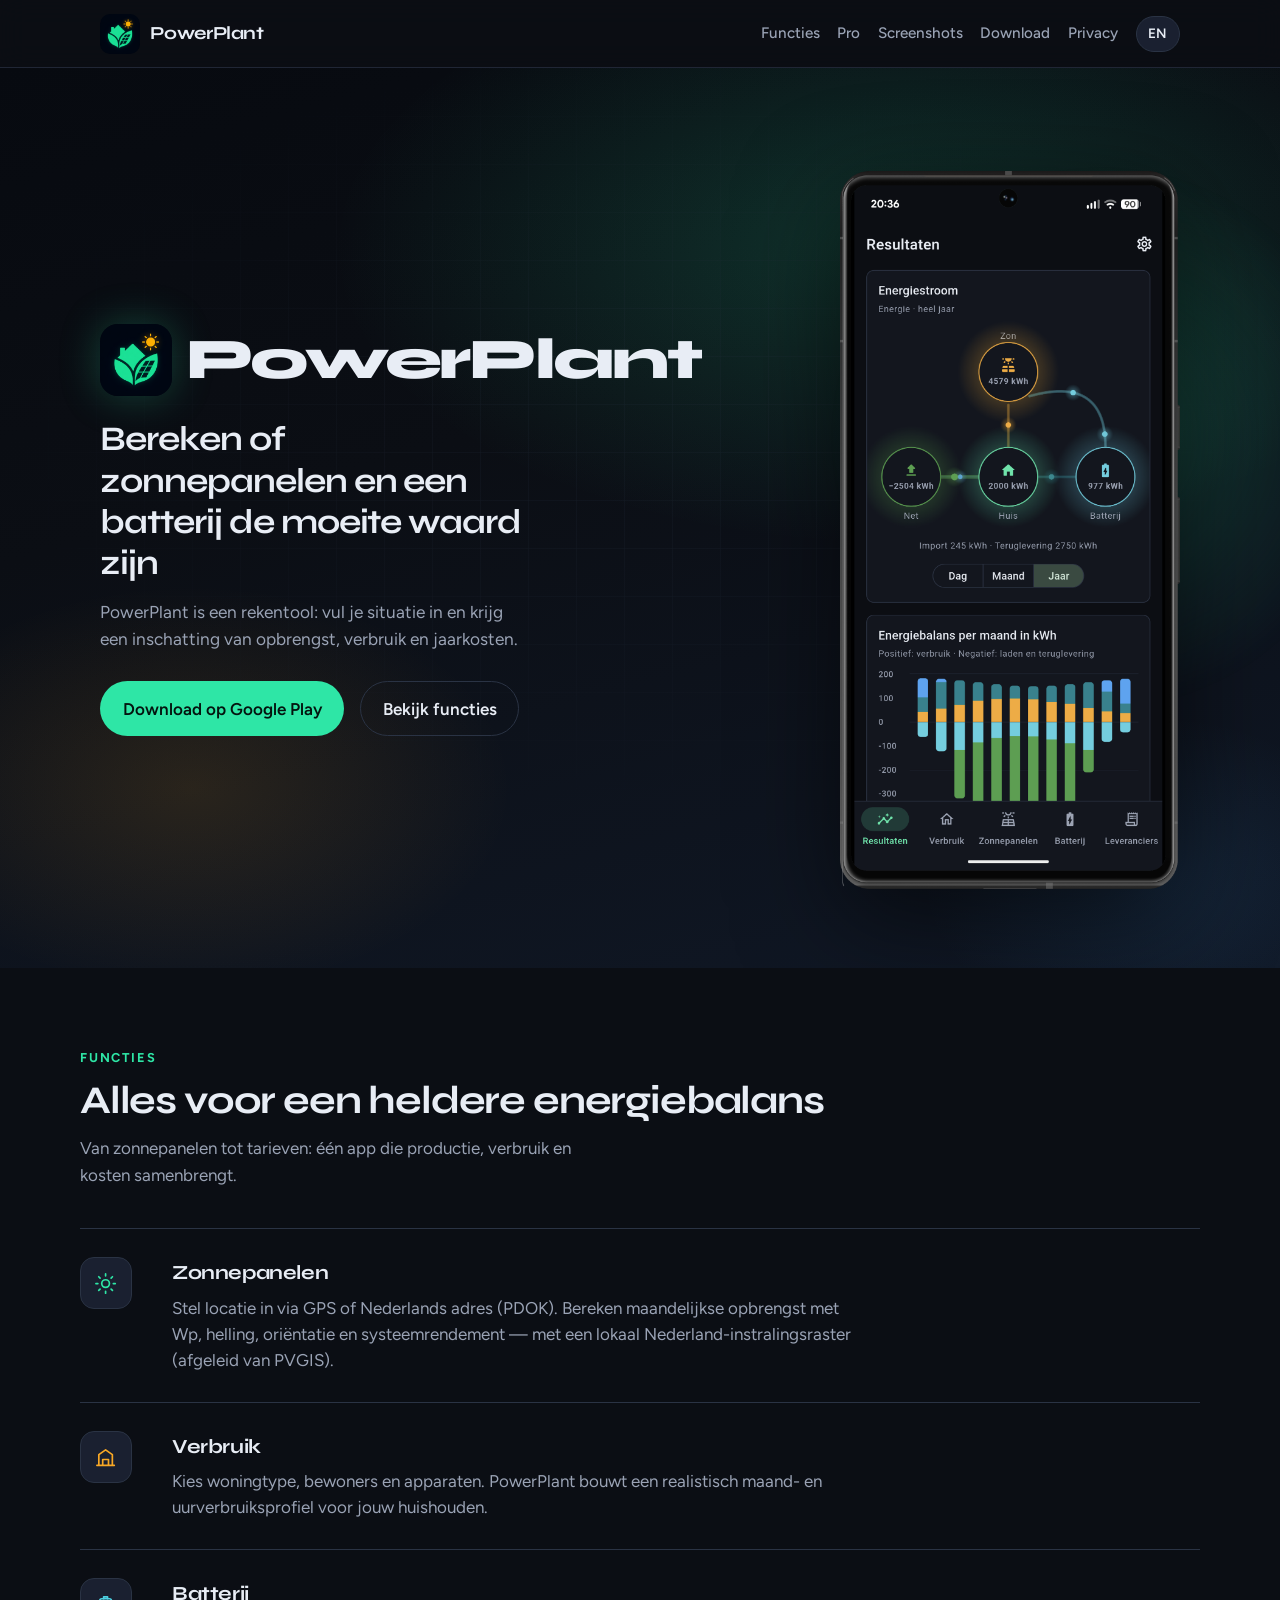
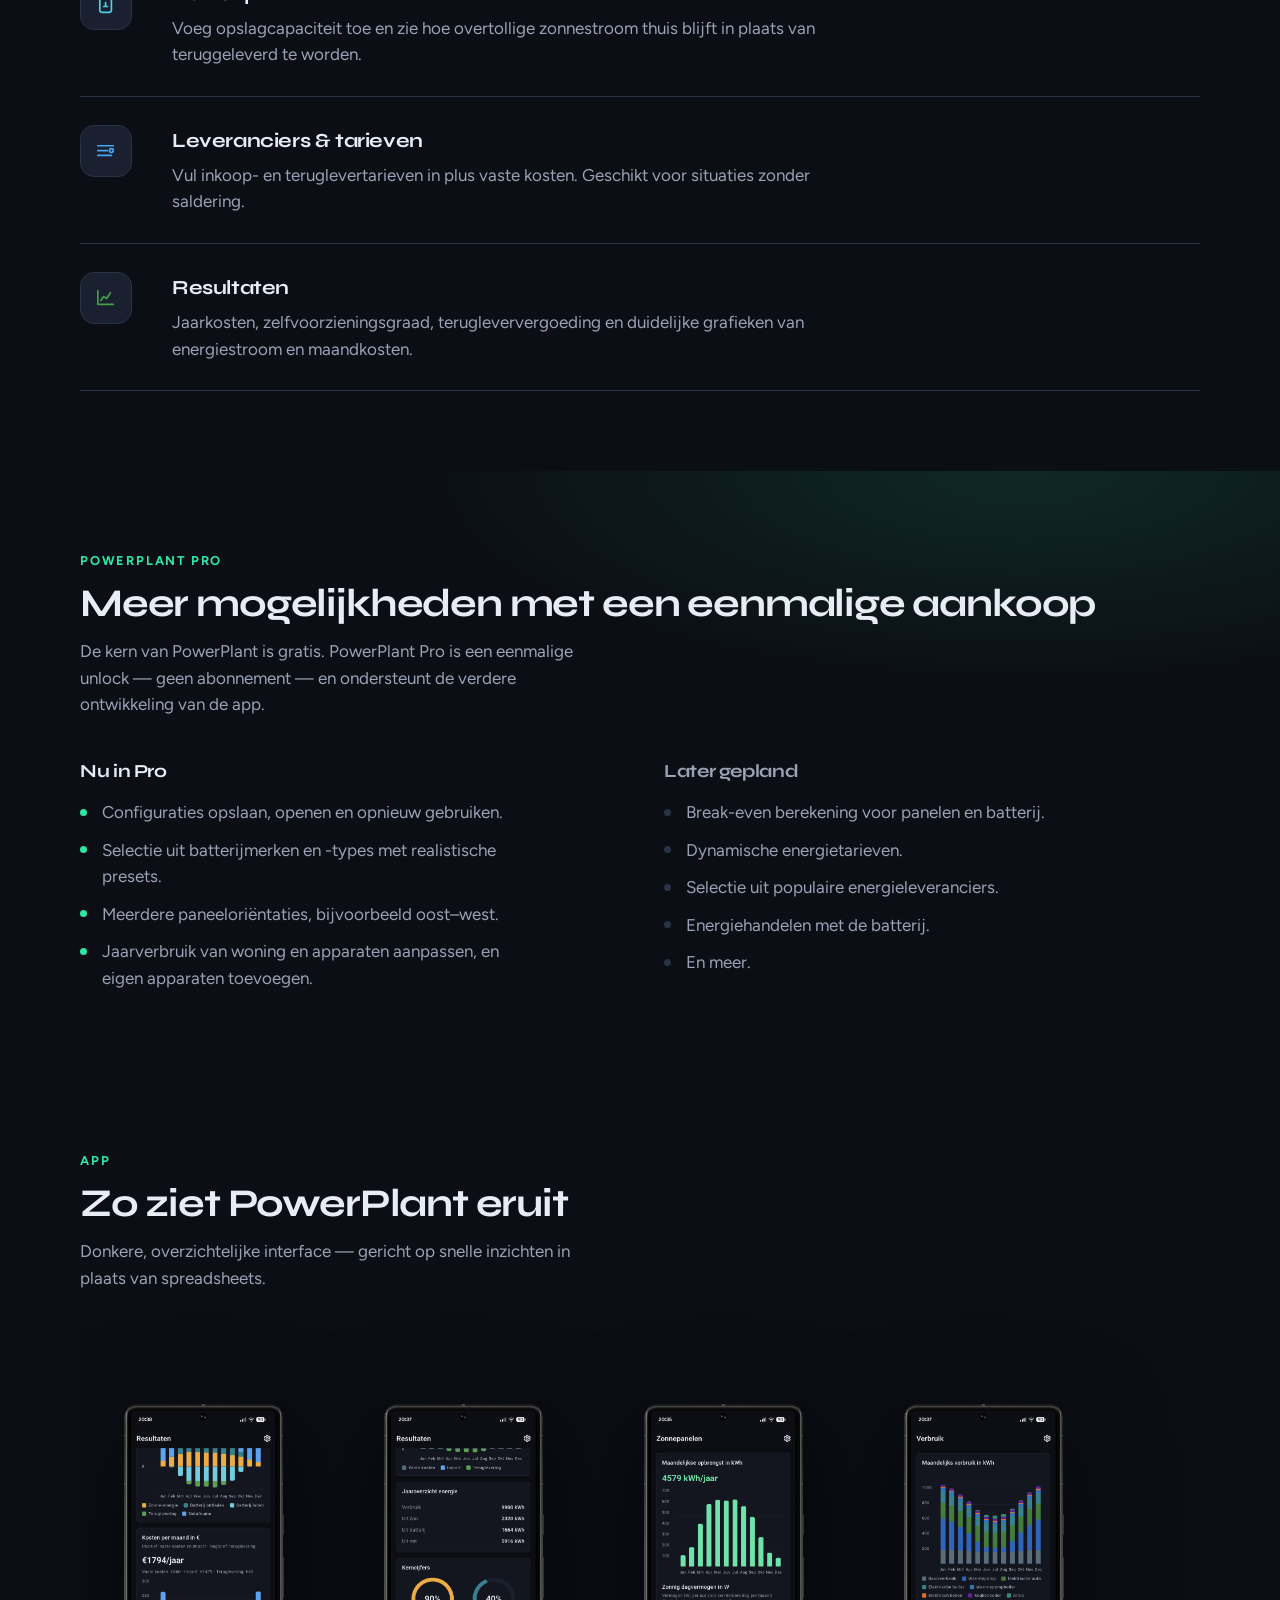
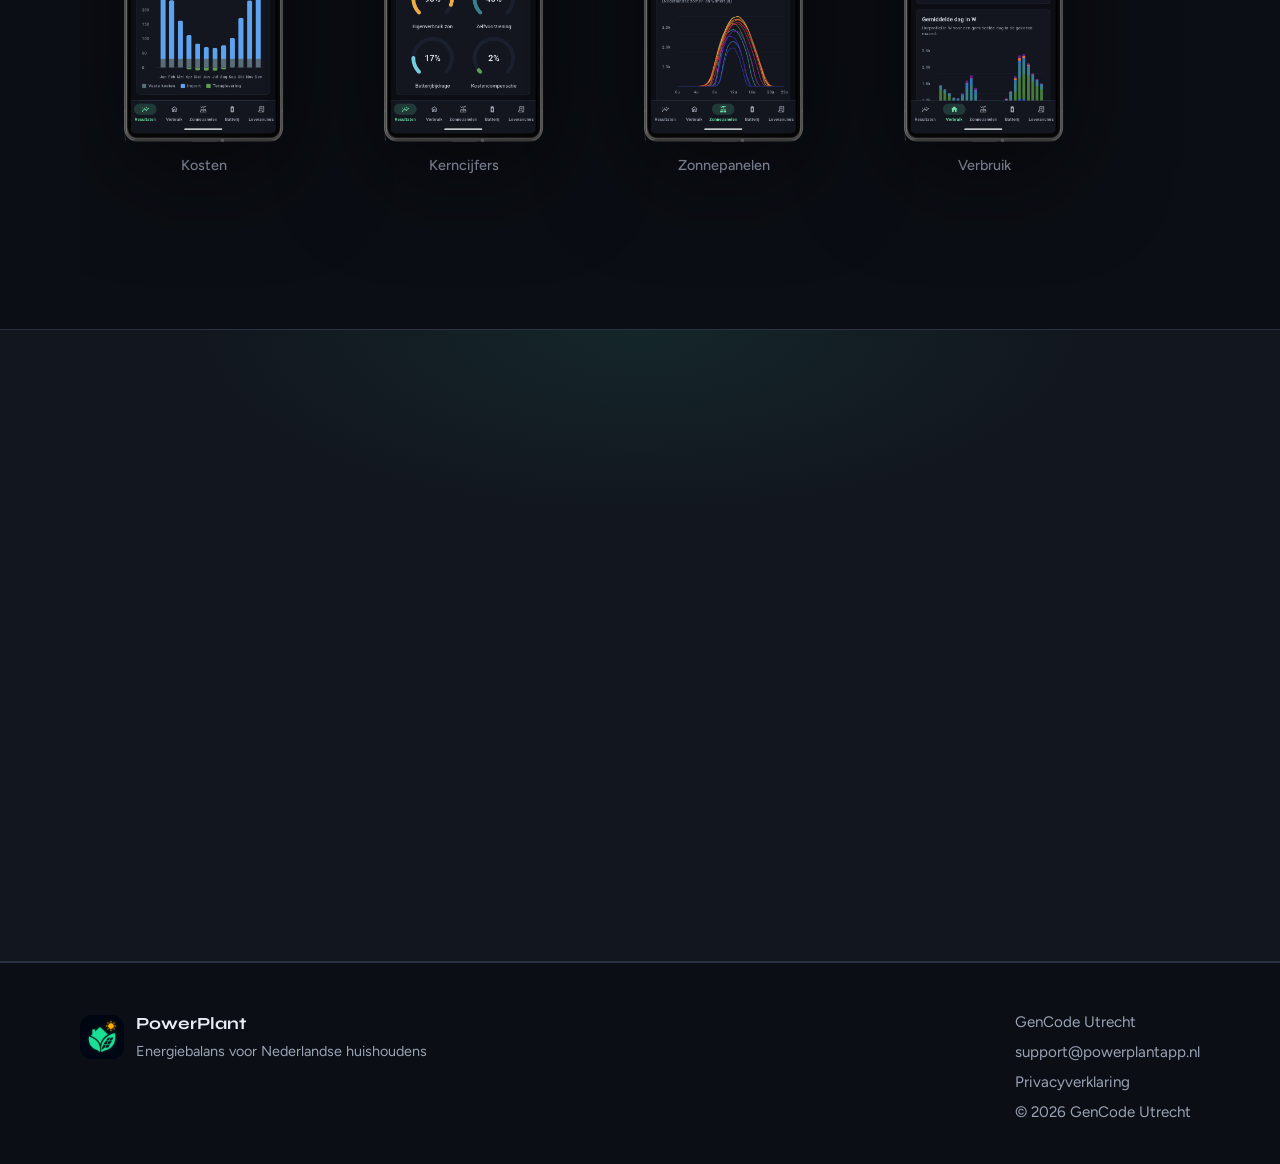
<file: index.html>
<!DOCTYPE html>
<html lang="nl">
  <head>
    <meta charset="utf-8" />
    <meta name="viewport" content="width=device-width, initial-scale=1" />
    <meta name="i18n-title" content="meta.title" />
    <meta
      name="description"
      content="PowerPlant is een rekentool: schat opbrengst, verbruik en jaarkosten van zonnepanelen en batterij in voor huishoudens in Nederland."
    />
    <title>PowerPlant — Energiebalans voor je huis</title>
    <link rel="icon" href="assets/logo.png" type="image/png" />
    <link rel="preconnect" href="https://fonts.googleapis.com" />
    <link rel="preconnect" href="https://fonts.gstatic.com" crossorigin />
    <link
      href="https://fonts.googleapis.com/css2?family=Figtree:wght@400;500;600;700&family=Syne:wght@600;700;800&display=swap"
      rel="stylesheet"
    />
    <link rel="stylesheet" href="css/styles.css" />
  </head>
  <body>
    <a class="skip-link" href="#main">Skip to content</a>

    <header class="site-header">
      <div class="header-inner">
        <a class="brand" href="index.html">
          <img src="assets/logo.png" width="40" height="40" alt="" />
          <span>PowerPlant</span>
        </a>
        <nav class="nav" aria-label="Primary">
          <a href="#features" data-i18n="nav.features">Functies</a>
          <a href="#pro" data-i18n="nav.pro">Pro</a>
          <a href="#screenshots" data-i18n="nav.screenshots">Screenshots</a>
          <a href="#download" data-i18n="nav.download">Download</a>
          <a href="privacy.html" data-i18n="nav.privacy">Privacy</a>
          <button
            type="button"
            class="lang-toggle"
            id="lang-toggle"
            data-i18n="nav.lang"
            data-i18n-aria="nav.langAria"
            aria-label="Switch to English"
          >
            EN
          </button>
        </nav>
      </div>
    </header>

    <main id="main">
      <section class="hero" aria-labelledby="hero-brand-name">
        <div class="hero-bg" aria-hidden="true"></div>
        <div class="hero-grid" aria-hidden="true"></div>
        <div class="hero-glow" aria-hidden="true"></div>
        <div class="hero-inner">
          <div class="hero-copy">
            <div class="hero-brand">
              <img src="assets/logo.png" width="72" height="72" alt="" />
              <p class="hero-brand-name" id="hero-brand-name">PowerPlant</p>
            </div>
            <h1 data-i18n="hero.headline">
              Bereken of zonnepanelen en een batterij de moeite waard zijn
            </h1>
            <p class="hero-lead" data-i18n="hero.lead">
              PowerPlant is een rekentool: vul je situatie in en krijg een
              inschatting van opbrengst, verbruik en jaarkosten.
            </p>
            <div class="hero-ctas">
              <a class="btn btn-primary" href="#download" data-i18n="hero.ctaPrimary"
                >Download op Google Play</a
              >
              <a class="btn btn-ghost" href="#features" data-i18n="hero.ctaSecondary"
                >Bekijk functies</a
              >
            </div>
          </div>
          <div class="hero-visual">
            <img
              class="screenshot"
              src="assets/screenshots/screen-results1.png"
              alt="PowerPlant resultaten scherm"
              width="360"
              height="720"
            />
          </div>
        </div>
      </section>

      <section class="section" id="features" aria-labelledby="features-title">
        <div class="section-inner">
          <p class="eyebrow reveal" data-i18n="features.eyebrow">Functies</p>
          <h2 class="reveal" id="features-title" data-i18n="features.title">
            Alles voor een heldere energiebalans
          </h2>
          <p class="section-lead reveal" data-i18n="features.lead">
            Van zonnepanelen tot tarieven: één app die productie, verbruik en
            kosten samenbrengt.
          </p>

          <div class="feature-list">
            <article class="feature reveal">
              <div class="feature-icon" aria-hidden="true">
                <svg viewBox="0 0 24 24">
                  <circle cx="12" cy="12" r="4" />
                  <path d="M12 2v2M12 20v2M4.9 4.9l1.4 1.4M17.7 17.7l1.4 1.4M2 12h2M20 12h2M4.9 19.1l1.4-1.4M17.7 6.3l1.4-1.4" />
                </svg>
              </div>
              <div>
                <h3 data-i18n="features.solar.title">Zonnepanelen</h3>
                <p data-i18n="features.solar.body">
                  Stel locatie in via GPS of Nederlands adres (PDOK). Bereken
                  maandelijkse opbrengst met Wp, helling, oriëntatie en
                  systeemrendement — met een lokaal Nederland-instralingsraster
                  (afgeleid van PVGIS).
                </p>
              </div>
            </article>

            <article class="feature reveal">
              <div class="feature-icon" aria-hidden="true">
                <svg viewBox="0 0 24 24">
                  <path d="M3 21h18M5 21V10l7-5 7 5v11M9 21v-6h6v6" />
                </svg>
              </div>
              <div>
                <h3 data-i18n="features.usage.title">Verbruik</h3>
                <p data-i18n="features.usage.body">
                  Kies woningtype, bewoners en apparaten. PowerPlant bouwt een
                  realistisch maand- en uurverbruiksprofiel voor jouw huishouden.
                </p>
              </div>
            </article>

            <article class="feature reveal">
              <div class="feature-icon" aria-hidden="true">
                <svg viewBox="0 0 24 24">
                  <rect x="6" y="7" width="12" height="14" rx="2" />
                  <path d="M10 7V5h4v2M12 11v4M10 15h4" />
                </svg>
              </div>
              <div>
                <h3 data-i18n="features.battery.title">Batterij</h3>
                <p data-i18n="features.battery.body">
                  Voeg opslagcapaciteit toe en zie hoe overtollige zonnestroom
                  thuis blijft in plaats van teruggeleverd te worden.
                </p>
              </div>
            </article>

            <article class="feature reveal">
              <div class="feature-icon" aria-hidden="true">
                <svg viewBox="0 0 24 24">
                  <path d="M4 7h16M4 12h10M4 17h14" />
                  <circle cx="18" cy="12" r="2" />
                </svg>
              </div>
              <div>
                <h3 data-i18n="features.tariffs.title">Leveranciers & tarieven</h3>
                <p data-i18n="features.tariffs.body">
                  Vul inkoop- en teruglevertarieven in plus vaste kosten.
                  Geschikt voor situaties zonder saldering.
                </p>
              </div>
            </article>

            <article class="feature reveal">
              <div class="feature-icon" aria-hidden="true">
                <svg viewBox="0 0 24 24">
                  <path d="M4 19V5M4 19h16" />
                  <path d="M7 15l3-4 3 2 4-6" />
                </svg>
              </div>
              <div>
                <h3 data-i18n="features.results.title">Resultaten</h3>
                <p data-i18n="features.results.body">
                  Jaarkosten, zelfvoorzieningsgraad, terugleververgoeding en
                  duidelijke grafieken van energiestroom en maandkosten.
                </p>
              </div>
            </article>
          </div>
        </div>
      </section>

      <section class="section section-pro" id="pro" aria-labelledby="pro-title">
        <div class="section-inner">
          <p class="eyebrow reveal" data-i18n="pro.eyebrow">PowerPlant Pro</p>
          <h2 class="reveal" id="pro-title" data-i18n="pro.title">
            Meer mogelijkheden met een eenmalige aankoop
          </h2>
          <p class="section-lead reveal" data-i18n="pro.lead">
            De kern van PowerPlant is gratis. PowerPlant Pro is een eenmalige
            unlock — geen abonnement — en ondersteunt de verdere ontwikkeling
            van de app.
          </p>

          <div class="pro-columns reveal">
            <div class="pro-column">
              <h3 data-i18n="pro.nowTitle">Nu in Pro</h3>
              <ul class="pro-list">
                <li data-i18n="pro.now1">
                  Configuraties opslaan, openen en opnieuw gebruiken.
                </li>
                <li data-i18n="pro.now2">
                  Selectie uit batterijmerken en -types met realistische
                  presets.
                </li>
                <li data-i18n="pro.now3">
                  Meerdere paneeloriëntaties, bijvoorbeeld oost–west.
                </li>
                <li data-i18n="pro.now4">
                  Jaarverbruik van woning en apparaten aanpassen, en eigen
                  apparaten toevoegen.
                </li>
              </ul>
            </div>
            <div class="pro-column pro-column-later">
              <h3 data-i18n="pro.laterTitle">Later gepland</h3>
              <ul class="pro-list">
                <li data-i18n="pro.later1">
                  Break-even berekening voor panelen en batterij.
                </li>
                <li data-i18n="pro.later2">Dynamische energietarieven.</li>
                <li data-i18n="pro.later3">
                  Selectie uit populaire energieleveranciers.
                </li>
                <li data-i18n="pro.later4">Energiehandelen met de batterij.</li>
                <li data-i18n="pro.later5">En meer.</li>
              </ul>
            </div>
          </div>
        </div>
      </section>

      <section class="section" id="screenshots" aria-labelledby="screens-title">
        <div class="section-inner">
          <p class="eyebrow reveal" data-i18n="screens.eyebrow">App</p>
          <h2 class="reveal" id="screens-title" data-i18n="screens.title">
            Zo ziet PowerPlant eruit
          </h2>
          <p class="section-lead reveal" data-i18n="screens.lead">
            Donkere, overzichtelijke interface — gericht op snelle inzichten in
            plaats van spreadsheets.
          </p>

          <div class="shots reveal" tabindex="0">
            <figure class="shot">
              <img
                class="screenshot"
                src="assets/screenshots/screen-results2.png"
                alt=""
                width="360"
                height="720"
              />
              <figcaption data-i18n="screens.resultsCosts">Kosten</figcaption>
            </figure>
            <figure class="shot">
              <img
                class="screenshot"
                src="assets/screenshots/screen-results3.png"
                alt=""
                width="360"
                height="720"
              />
              <figcaption data-i18n="screens.resultsKpis">Kerncijfers</figcaption>
            </figure>
            <figure class="shot">
              <img
                class="screenshot"
                src="assets/screenshots/screen-solar.png"
                alt=""
                width="360"
                height="720"
              />
              <figcaption data-i18n="screens.solar">Zonnepanelen</figcaption>
            </figure>
            <figure class="shot">
              <img
                class="screenshot"
                src="assets/screenshots/screen-usage.png"
                alt=""
                width="360"
                height="720"
              />
              <figcaption data-i18n="screens.usage">Verbruik</figcaption>
            </figure>
          </div>
        </div>
      </section>

      <section
        class="section download-section"
        id="download"
        aria-labelledby="download-title"
      >
        <div class="section-inner">
          <p class="eyebrow reveal" data-i18n="download.eyebrow">Download</p>
          <h2 class="reveal" id="download-title" data-i18n="download.title">
            Download PowerPlant
          </h2>
          <p class="section-lead reveal" data-i18n="download.lead">
            Beschikbaar op Google Play. Scan de QR-code of tik erop. De App Store
            volgt binnenkort.
          </p>

          <div class="qr-row reveal">
            <a
              class="qr-slot"
              id="link-play"
              href="https://play.google.com/store/apps/details?id=com.powerplant.powerplant&hl=nl"
              target="_blank"
              rel="noopener noreferrer"
            >
              <div class="qr-frame">
                <img
                  id="qr-play-img"
                  src="assets/qr/google-play_nl.svg"
                  alt="Google Play QR-code"
                  width="220"
                  height="220"
                />
              </div>
              <div class="qr-meta">
                <strong data-i18n="download.play">Google Play</strong>
                <span data-i18n="download.playHint">Scan of tik om te downloaden</span>
              </div>
            </a>

            <a
              class="qr-slot is-disabled"
              id="link-appstore"
              href="#download"
              aria-disabled="true"
            >
              <div class="qr-frame">
                <img
                  id="qr-appstore-img"
                  src="assets/qr/app-store_nl.svg"
                  alt="App Store QR-code (binnenkort)"
                  width="220"
                  height="220"
                />
                <div class="qr-badge" data-i18n="download.soon">
                  Binnenkort beschikbaar
                </div>
              </div>
              <div class="qr-meta">
                <strong data-i18n="download.appstore">App Store</strong>
                <span data-i18n="download.appstoreHint"
                  >QR-code volgt bij publicatie</span
                >
              </div>
            </a>
          </div>
        </div>
      </section>
    </main>

    <footer class="site-footer">
      <div class="footer-inner">
        <div class="footer-brand">
          <img src="assets/logo.png" width="44" height="44" alt="" />
          <div>
            <strong>PowerPlant</strong>
            <span data-i18n="footer.tagline"
              >Energiebalans voor Nederlandse huishoudens</span
            >
          </div>
        </div>
        <div class="footer-links">
          <span data-i18n="footer.company">GenCode Utrecht</span>
          <a href="mailto:support@powerplantapp.nl"
            >support@powerplantapp.nl</a
          >
          <a href="privacy.html" data-i18n="footer.privacy">Privacyverklaring</a>
          <span data-i18n="footer.rights">© 2026 GenCode Utrecht</span>
        </div>
      </div>
    </footer>

    <script src="js/i18n.js"></script>
    <script src="js/main.js"></script>
  </body>
</html>
</file>
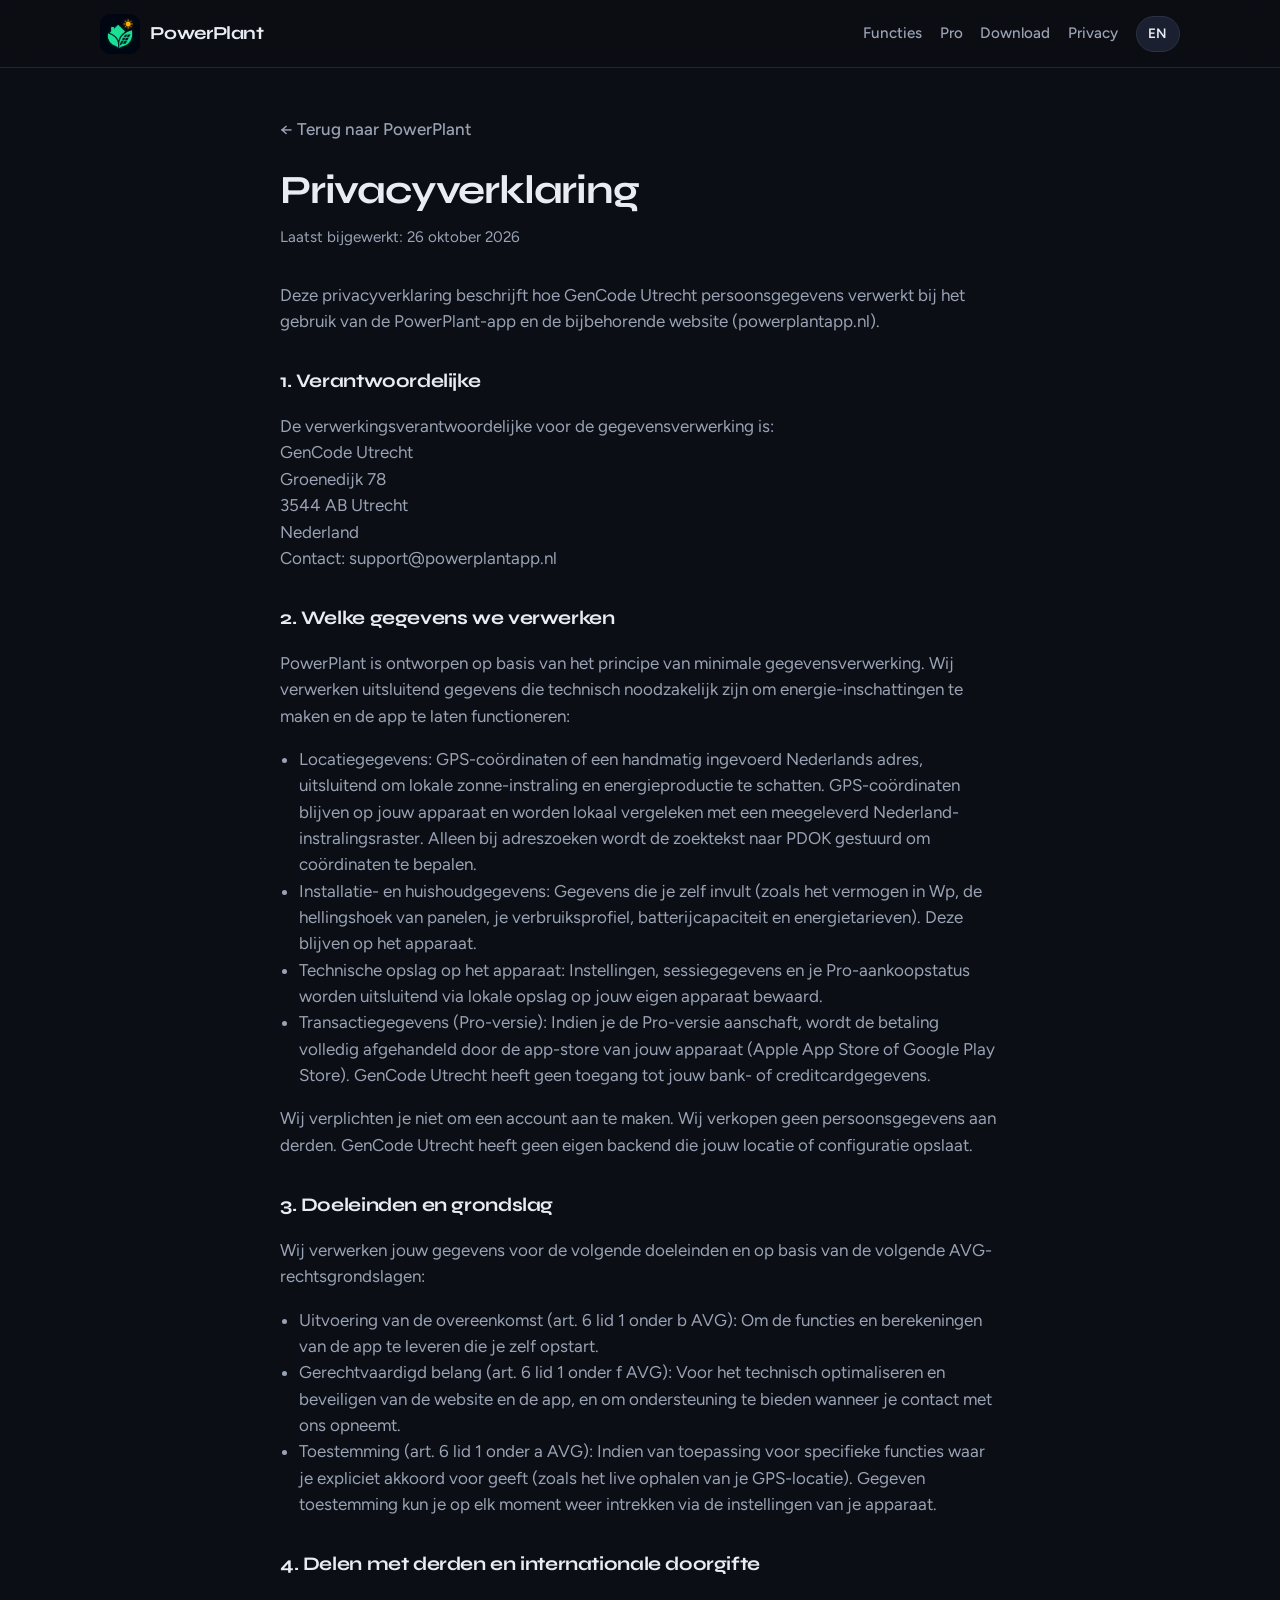
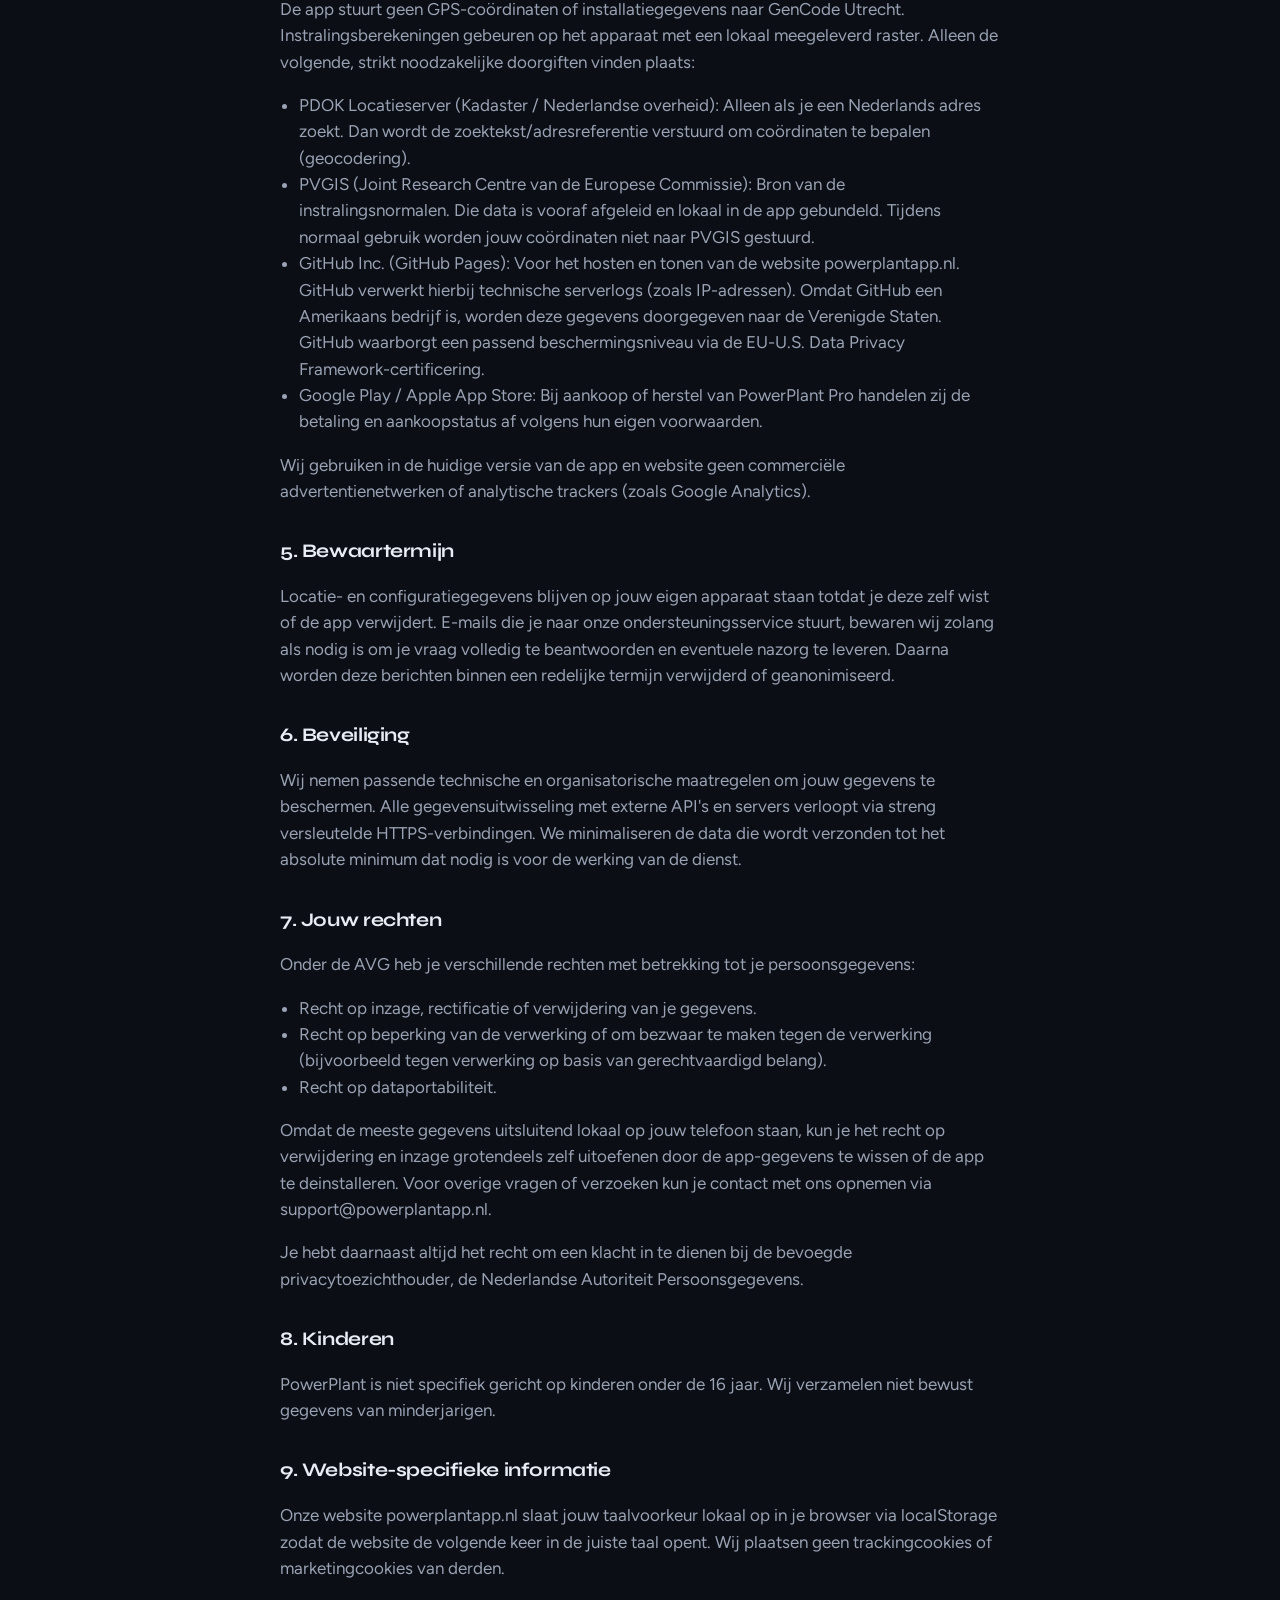
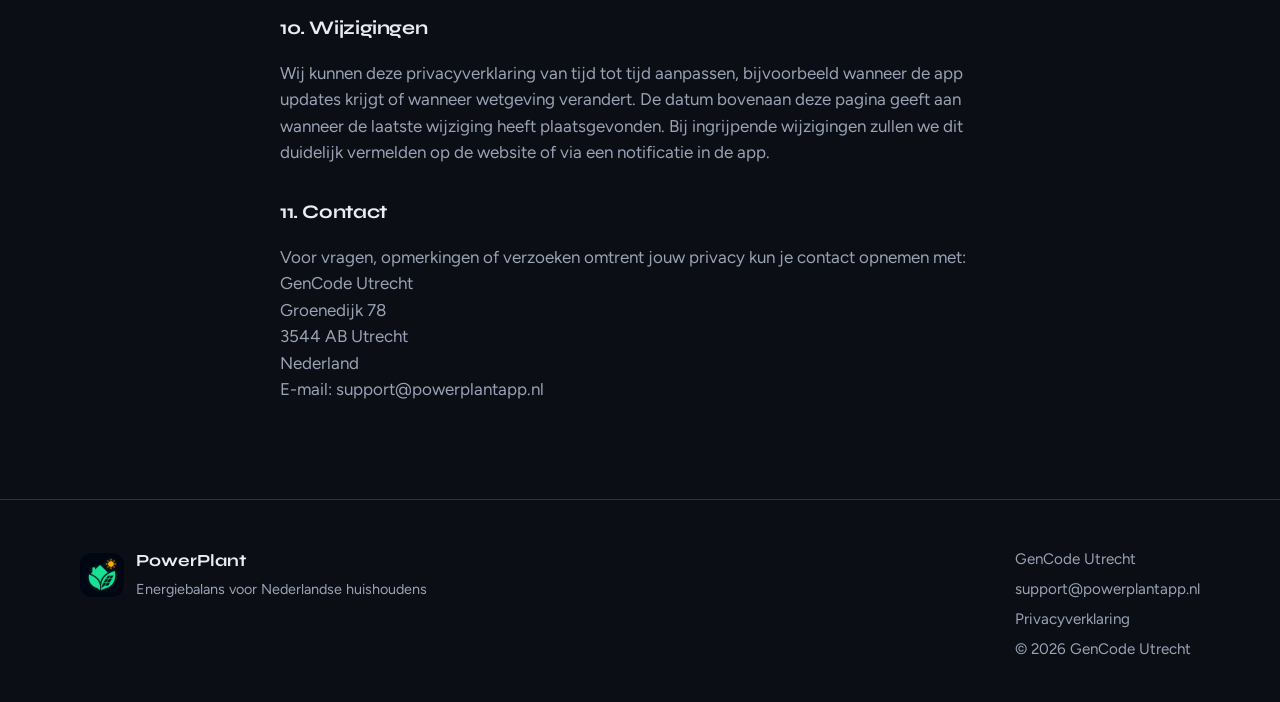
<file: privacy.html>
<!DOCTYPE html>
<html lang="nl">
  <head>
    <meta charset="utf-8" />
    <meta name="viewport" content="width=device-width, initial-scale=1" />
    <meta name="i18n-title" content="privacy.meta.title" />
    <meta
      name="description"
      content="Privacyverklaring van PowerPlant / GenCode Utrecht."
    />
    <title>Privacyverklaring — PowerPlant</title>
    <link rel="icon" href="assets/logo.png" type="image/png" />
    <link rel="preconnect" href="https://fonts.googleapis.com" />
    <link rel="preconnect" href="https://fonts.gstatic.com" crossorigin />
    <link
      href="https://fonts.googleapis.com/css2?family=Figtree:wght@400;500;600;700&family=Syne:wght@600;700;800&display=swap"
      rel="stylesheet"
    />
    <link rel="stylesheet" href="css/styles.css" />
  </head>
  <body>
    <a class="skip-link" href="#main">Skip to content</a>

    <header class="site-header">
      <div class="header-inner">
        <a class="brand" href="index.html">
          <img src="assets/logo.png" width="40" height="40" alt="" />
          <span>PowerPlant</span>
        </a>
        <nav class="nav" aria-label="Primary">
          <a href="index.html#features" data-i18n="nav.features">Functies</a>
          <a href="index.html#pro" data-i18n="nav.pro">Pro</a>
          <a href="index.html#download" data-i18n="nav.download">Download</a>
          <a href="privacy.html" data-i18n="nav.privacy">Privacy</a>
          <button
            type="button"
            class="lang-toggle"
            id="lang-toggle"
            data-i18n="nav.lang"
            data-i18n-aria="nav.langAria"
            aria-label="Switch to English"
          >
            EN
          </button>
        </nav>
      </div>
    </header>

    <main id="main" class="privacy-page">
      <article class="privacy-inner">
        <a class="back-link" href="index.html" data-i18n="privacy.back"
          >← Terug naar PowerPlant</a
        >
        <h1 data-i18n="privacy.title">Privacyverklaring</h1>
        <p class="privacy-updated" data-i18n="privacy.updated">
          Laatst bijgewerkt: 26 oktober 2026
        </p>

        <p data-i18n="privacy.intro">
          Deze privacyverklaring beschrijft hoe GenCode Utrecht persoonsgegevens
          verwerkt bij het gebruik van de PowerPlant-app en de bijbehorende
          website (powerplantapp.nl).
        </p>

        <h2 data-i18n="privacy.s1.title">1. Verantwoordelijke</h2>
        <p class="privacy-pre" data-i18n="privacy.s1.body">De verwerkingsverantwoordelijke voor de gegevensverwerking is:
GenCode Utrecht
Groenedijk 78
3544 AB Utrecht
Nederland
Contact: support@powerplantapp.nl</p>

        <h2 data-i18n="privacy.s2.title">2. Welke gegevens we verwerken</h2>
        <p data-i18n="privacy.s2.body">
          PowerPlant is ontworpen op basis van het principe van minimale
          gegevensverwerking. Wij verwerken uitsluitend gegevens die technisch
          noodzakelijk zijn om energie-inschattingen te maken en de app te laten
          functioneren:
        </p>
        <ul>
          <li data-i18n="privacy.s2.li1">
            Locatiegegevens: GPS-coördinaten of een handmatig ingevoerd
            Nederlands adres, uitsluitend om lokale zonne-instraling en
            energieproductie te schatten. GPS-coördinaten blijven op jouw
            apparaat en worden lokaal vergeleken met een meegeleverd
            Nederland-instralingsraster. Alleen bij adreszoeken wordt de
            zoektekst naar PDOK gestuurd om coördinaten te bepalen.
          </li>
          <li data-i18n="privacy.s2.li2">
            Installatie- en huishoudgegevens: Gegevens die je zelf invult (zoals
            het vermogen in Wp, de hellingshoek van panelen, je verbruiksprofiel,
            batterijcapaciteit en energietarieven). Deze blijven op het apparaat.
          </li>
          <li data-i18n="privacy.s2.li3">
            Technische opslag op het apparaat: Instellingen, sessiegegevens en je
            Pro-aankoopstatus worden uitsluitend via lokale opslag op jouw eigen
            apparaat bewaard.
          </li>
          <li data-i18n="privacy.s2.li4">
            Transactiegegevens (Pro-versie): Indien je de Pro-versie aanschaft,
            wordt de betaling volledig afgehandeld door de app-store van jouw
            apparaat (Apple App Store of Google Play Store). GenCode Utrecht
            heeft geen toegang tot jouw bank- of creditcardgegevens.
          </li>
        </ul>
        <p data-i18n="privacy.s2.note">
          Wij verplichten je niet om een account aan te maken. Wij verkopen geen
          persoonsgegevens aan derden. GenCode Utrecht heeft geen eigen backend
          die jouw locatie of configuratie opslaat.
        </p>

        <h2 data-i18n="privacy.s3.title">3. Doeleinden en grondslag</h2>
        <p data-i18n="privacy.s3.body">
          Wij verwerken jouw gegevens voor de volgende doeleinden en op basis van
          de volgende AVG-rechtsgrondslagen:
        </p>
        <ul>
          <li data-i18n="privacy.s3.li1">
            Uitvoering van de overeenkomst (art. 6 lid 1 onder b AVG): Om de
            functies en berekeningen van de app te leveren die je zelf opstart.
          </li>
          <li data-i18n="privacy.s3.li2">
            Gerechtvaardigd belang (art. 6 lid 1 onder f AVG): Voor het technisch
            optimaliseren en beveiligen van de website en de app, en om
            ondersteuning te bieden wanneer je contact met ons opneemt.
          </li>
          <li data-i18n="privacy.s3.li3">
            Toestemming (art. 6 lid 1 onder a AVG): Indien van toepassing voor
            specifieke functies waar je expliciet akkoord voor geeft (zoals het
            live ophalen van je GPS-locatie). Gegeven toestemming kun je op elk
            moment weer intrekken via de instellingen van je apparaat.
          </li>
        </ul>

        <h2 data-i18n="privacy.s4.title">
          4. Delen met derden en internationale doorgifte
        </h2>
        <p data-i18n="privacy.s4.body">
          De app stuurt geen GPS-coördinaten of installatiegegevens naar GenCode
          Utrecht. Instralingsberekeningen gebeuren op het apparaat met een lokaal
          meegeleverd raster. Alleen de volgende, strikt noodzakelijke doorgiften
          vinden plaats:
        </p>
        <ul>
          <li data-i18n="privacy.s4.li1">
            PDOK Locatieserver (Kadaster / Nederlandse overheid): Alleen als je
            een Nederlands adres zoekt. Dan wordt de zoektekst/adresreferentie
            verstuurd om coördinaten te bepalen (geocodering).
          </li>
          <li data-i18n="privacy.s4.li2">
            PVGIS (Joint Research Centre van de Europese Commissie): Bron van de
            instralingsnormalen. Die data is vooraf afgeleid en lokaal in de app
            gebundeld. Tijdens normaal gebruik worden jouw coördinaten niet naar
            PVGIS gestuurd.
          </li>
          <li data-i18n="privacy.s4.li3">
            GitHub Inc. (GitHub Pages): Voor het hosten en tonen van de website
            powerplantapp.nl. GitHub verwerkt hierbij technische serverlogs (zoals
            IP-adressen). Omdat GitHub een Amerikaans bedrijf is, worden deze
            gegevens doorgegeven naar de Verenigde Staten. GitHub waarborgt een
            passend beschermingsniveau via de EU-U.S. Data Privacy
            Framework-certificering.
          </li>
          <li data-i18n="privacy.s4.li4">
            Google Play / Apple App Store: Bij aankoop of herstel van PowerPlant
            Pro handelen zij de betaling en aankoopstatus af volgens hun eigen
            voorwaarden.
          </li>
        </ul>
        <p data-i18n="privacy.s4.note">
          Wij gebruiken in de huidige versie van de app en website geen
          commerciële advertentienetwerken of analytische trackers (zoals Google
          Analytics).
        </p>

        <h2 data-i18n="privacy.s5.title">5. Bewaartermijn</h2>
        <p data-i18n="privacy.s5.body">
          Locatie- en configuratiegegevens blijven op jouw eigen apparaat staan
          totdat je deze zelf wist of de app verwijdert. E-mails die je naar onze
          ondersteuningsservice stuurt, bewaren wij zolang als nodig is om je
          vraag volledig te beantwoorden en eventuele nazorg te leveren. Daarna
          worden deze berichten binnen een redelijke termijn verwijderd of
          geanonimiseerd.
        </p>

        <h2 data-i18n="privacy.s6.title">6. Beveiliging</h2>
        <p data-i18n="privacy.s6.body">
          Wij nemen passende technische en organisatorische maatregelen om jouw
          gegevens te beschermen. Alle gegevensuitwisseling met externe API's en
          servers verloopt via streng versleutelde HTTPS-verbindingen. We
          minimaliseren de data die wordt verzonden tot het absolute minimum dat
          nodig is voor de werking van de dienst.
        </p>

        <h2 data-i18n="privacy.s7.title">7. Jouw rechten</h2>
        <p data-i18n="privacy.s7.body">
          Onder de AVG heb je verschillende rechten met betrekking tot je
          persoonsgegevens:
        </p>
        <ul>
          <li data-i18n="privacy.s7.li1">
            Recht op inzage, rectificatie of verwijdering van je gegevens.
          </li>
          <li data-i18n="privacy.s7.li2">
            Recht op beperking van de verwerking of om bezwaar te maken tegen de
            verwerking (bijvoorbeeld tegen verwerking op basis van gerechtvaardigd
            belang).
          </li>
          <li data-i18n="privacy.s7.li3">Recht op dataportabiliteit.</li>
        </ul>
        <p data-i18n="privacy.s7.body2">
          Omdat de meeste gegevens uitsluitend lokaal op jouw telefoon staan, kun
          je het recht op verwijdering en inzage grotendeels zelf uitoefenen door
          de app-gegevens te wissen of de app te deinstalleren. Voor overige
          vragen of verzoeken kun je contact met ons opnemen via
          support@powerplantapp.nl.
        </p>
        <p data-i18n="privacy.s7.body3">
          Je hebt daarnaast altijd het recht om een klacht in te dienen bij de
          bevoegde privacytoezichthouder, de Nederlandse Autoriteit
          Persoonsgegevens.
        </p>

        <h2 data-i18n="privacy.s8.title">8. Kinderen</h2>
        <p data-i18n="privacy.s8.body">
          PowerPlant is niet specifiek gericht op kinderen onder de 16 jaar. Wij
          verzamelen niet bewust gegevens van minderjarigen.
        </p>

        <h2 data-i18n="privacy.s9.title">9. Website-specifieke informatie</h2>
        <p data-i18n="privacy.s9.body">
          Onze website powerplantapp.nl slaat jouw taalvoorkeur lokaal op in je
          browser via localStorage zodat de website de volgende keer in de juiste
          taal opent. Wij plaatsen geen trackingcookies of marketingcookies van
          derden.
        </p>

        <h2 data-i18n="privacy.s10.title">10. Wijzigingen</h2>
        <p data-i18n="privacy.s10.body">
          Wij kunnen deze privacyverklaring van tijd tot tijd aanpassen,
          bijvoorbeeld wanneer de app updates krijgt of wanneer wetgeving
          verandert. De datum bovenaan deze pagina geeft aan wanneer de laatste
          wijziging heeft plaatsgevonden. Bij ingrijpende wijzigingen zullen we
          dit duidelijk vermelden op de website of via een notificatie in de app.
        </p>

        <h2 data-i18n="privacy.s11.title">11. Contact</h2>
        <p class="privacy-pre" data-i18n="privacy.s11.body">Voor vragen, opmerkingen of verzoeken omtrent jouw privacy kun je contact opnemen met:
GenCode Utrecht
Groenedijk 78
3544 AB Utrecht
Nederland
E-mail: support@powerplantapp.nl</p>
      </article>
    </main>

    <footer class="site-footer">
      <div class="footer-inner">
        <div class="footer-brand">
          <img src="assets/logo.png" width="44" height="44" alt="" />
          <div>
            <strong>PowerPlant</strong>
            <span data-i18n="footer.tagline"
              >Energiebalans voor Nederlandse huishoudens</span
            >
          </div>
        </div>
        <div class="footer-links">
          <span data-i18n="footer.company">GenCode Utrecht</span>
          <a href="mailto:support@powerplantapp.nl"
            >support@powerplantapp.nl</a
          >
          <a href="privacy.html" data-i18n="footer.privacy">Privacyverklaring</a>
          <span data-i18n="footer.rights">© 2026 GenCode Utrecht</span>
        </div>
      </div>
    </footer>

    <script src="js/i18n.js"></script>
    <script src="js/main.js"></script>
  </body>
</html>
</file>
<file: css/styles.css>
/* PowerPlant marketing site — brand palette from the Flutter app */

:root {
  --bg: #0b0e14;
  --bg-elevated: #12161f;
  --surface: #1a2030;
  --border: #2a3344;
  --text: #e8edf5;
  --muted: #9aa3b5;
  --accent: #2ee6a6;
  --accent-dim: #1aa87a;
  --solar: #f9a825;
  --grid: #42a5f5;
  --font-display: "Syne", "Segoe UI", sans-serif;
  --font-body: "Figtree", "Segoe UI", sans-serif;
  --max: 1120px;
  --radius: 18px;
  --ease: cubic-bezier(0.22, 1, 0.36, 1);
}

*,
*::before,
*::after {
  box-sizing: border-box;
}

html {
  scroll-behavior: smooth;
}

@media (prefers-reduced-motion: reduce) {
  html {
    scroll-behavior: auto;
  }
}

body {
  margin: 0;
  font-family: var(--font-body);
  font-size: 1.0625rem;
  line-height: 1.55;
  color: var(--text);
  background: var(--bg);
  -webkit-font-smoothing: antialiased;
}

img {
  max-width: 100%;
  display: block;
}

a {
  color: var(--accent);
  text-decoration-thickness: 1px;
  text-underline-offset: 0.18em;
}

a:hover {
  color: #7ff0c8;
}

.skip-link {
  position: absolute;
  left: -999px;
  top: 0;
  background: var(--accent);
  color: #04140f;
  padding: 0.6rem 1rem;
  z-index: 100;
}

.skip-link:focus {
  left: 1rem;
  top: 1rem;
}

/* —— Header —— */
.site-header {
  position: sticky;
  top: 0;
  z-index: 40;
  backdrop-filter: blur(14px);
  background: color-mix(in srgb, var(--bg) 82%, transparent);
  border-bottom: 1px solid color-mix(in srgb, var(--border) 70%, transparent);
}

.header-inner {
  max-width: var(--max);
  margin: 0 auto;
  padding: 0.85rem 1.25rem;
  display: flex;
  align-items: center;
  justify-content: space-between;
  gap: 1rem;
}

.brand {
  display: flex;
  align-items: center;
  gap: 0.65rem;
  color: var(--text);
  text-decoration: none;
  font-family: var(--font-display);
  font-weight: 700;
  font-size: 1.15rem;
  letter-spacing: -0.02em;
}

.brand img {
  width: 40px;
  height: 40px;
  border-radius: 10px;
}

.nav {
  display: flex;
  align-items: center;
  gap: 0.35rem 1.1rem;
  flex-wrap: wrap;
  justify-content: flex-end;
}

.nav a {
  color: var(--muted);
  text-decoration: none;
  font-size: 0.95rem;
  font-weight: 500;
}

.nav a:hover {
  color: var(--text);
}

.lang-toggle {
  appearance: none;
  border: 1px solid var(--border);
  background: var(--surface);
  color: var(--text);
  font: inherit;
  font-size: 0.85rem;
  font-weight: 600;
  letter-spacing: 0.04em;
  padding: 0.4rem 0.7rem;
  border-radius: 999px;
  cursor: pointer;
}

.lang-toggle:hover {
  border-color: var(--accent-dim);
  color: var(--accent);
}

.lang-toggle:focus-visible {
  outline: 2px solid var(--accent);
  outline-offset: 2px;
}

/* —— Hero —— */
.hero {
  position: relative;
  min-height: min(100vh, 920px);
  display: flex;
  align-items: center;
  overflow: hidden;
  isolation: isolate;
}

.hero-bg {
  position: absolute;
  inset: 0;
  z-index: -2;
  background:
    radial-gradient(ellipse 80% 60% at 70% 20%, rgba(46, 230, 166, 0.18), transparent 55%),
    radial-gradient(ellipse 50% 45% at 15% 80%, rgba(249, 168, 37, 0.12), transparent 50%),
    radial-gradient(ellipse 40% 40% at 90% 90%, rgba(66, 165, 245, 0.1), transparent 45%),
    linear-gradient(165deg, #070a10 0%, #0b0e14 40%, #101826 100%);
}

.hero-grid {
  position: absolute;
  inset: 0;
  z-index: -1;
  opacity: 0.35;
  background-image:
    linear-gradient(rgba(42, 51, 68, 0.45) 1px, transparent 1px),
    linear-gradient(90deg, rgba(42, 51, 68, 0.45) 1px, transparent 1px);
  background-size: 48px 48px;
  mask-image: radial-gradient(ellipse 70% 60% at 50% 40%, #000 20%, transparent 75%);
}

.hero-glow {
  position: absolute;
  width: min(70vw, 560px);
  height: min(70vw, 560px);
  right: -8%;
  top: 10%;
  border-radius: 50%;
  background: radial-gradient(circle, rgba(46, 230, 166, 0.22), transparent 68%);
  filter: blur(8px);
  pointer-events: none;
  transition: transform 0.4s var(--ease);
  z-index: -1;
}

.hero-inner {
  max-width: var(--max);
  margin: 0 auto;
  padding: 5.5rem 1.25rem 4rem;
  display: grid;
  grid-template-columns: 1.05fr 0.95fr;
  gap: 2.5rem 3rem;
  align-items: center;
  width: 100%;
}

.hero-brand {
  display: flex;
  align-items: center;
  gap: 0.85rem;
  margin-bottom: 1.4rem;
}

.hero-brand img {
  width: 72px;
  height: 72px;
  border-radius: 18px;
  box-shadow: 0 0 40px rgba(46, 230, 166, 0.25);
  animation: brand-pulse 4.5s var(--ease) infinite;
}

.hero-brand-name {
  font-family: var(--font-display);
  font-size: clamp(2.4rem, 5vw, 3.6rem);
  font-weight: 800;
  letter-spacing: -0.04em;
  line-height: 1;
  margin: 0;
}

.hero h1 {
  font-family: var(--font-display);
  font-size: clamp(1.55rem, 3.2vw, 2.15rem);
  font-weight: 650;
  letter-spacing: -0.03em;
  line-height: 1.2;
  margin: 0 0 1rem;
  max-width: 18ch;
  color: var(--text);
}

.hero-lead {
  margin: 0 0 1.75rem;
  color: var(--muted);
  max-width: 38ch;
  font-size: 1.08rem;
}

.hero-ctas {
  display: flex;
  flex-wrap: wrap;
  gap: 0.75rem 1rem;
}

.btn {
  display: inline-flex;
  align-items: center;
  justify-content: center;
  gap: 0.4rem;
  font: inherit;
  font-weight: 600;
  padding: 0.85rem 1.35rem;
  border-radius: 999px;
  text-decoration: none;
  border: 1px solid transparent;
  transition: transform 0.25s var(--ease), background 0.25s, border-color 0.25s, color 0.25s;
}

.btn:hover {
  transform: translateY(-1px);
}

.btn-primary {
  background: var(--accent);
  color: #04140f;
}

.btn-primary:hover {
  background: #5aefbc;
  color: #04140f;
}

.btn-ghost {
  background: transparent;
  border-color: var(--border);
  color: var(--text);
}

.btn-ghost:hover {
  border-color: var(--accent-dim);
  color: var(--accent);
}

.hero-visual {
  justify-self: end;
  position: relative;
  width: min(100%, 340px);
}

/* Device bezel is baked into the PNG — no CSS phone chrome */
.screenshot {
  width: 100%;
  height: auto;
  display: block;
  filter: drop-shadow(0 28px 50px rgba(0, 0, 0, 0.55));
  animation: float-in 1.1s var(--ease) both;
}

/* —— Sections —— */
.section {
  padding: 5rem 1.25rem;
}

.section-inner {
  max-width: var(--max);
  margin: 0 auto;
}

.eyebrow {
  font-size: 0.8rem;
  font-weight: 700;
  letter-spacing: 0.14em;
  text-transform: uppercase;
  color: var(--accent);
  margin: 0 0 0.65rem;
}

.section h2 {
  font-family: var(--font-display);
  font-size: clamp(1.75rem, 3.5vw, 2.45rem);
  letter-spacing: -0.03em;
  margin: 0 0 0.75rem;
  line-height: 1.15;
}

.section-lead {
  color: var(--muted);
  max-width: 48ch;
  margin: 0 0 2.5rem;
}

/* Features — stacked bands, not card grid */
.feature-list {
  display: flex;
  flex-direction: column;
  gap: 0;
  border-top: 1px solid var(--border);
}

.feature {
  display: grid;
  grid-template-columns: 4.5rem 1fr;
  gap: 1.25rem;
  padding: 1.75rem 0;
  border-bottom: 1px solid var(--border);
}

.feature-icon {
  width: 3.25rem;
  height: 3.25rem;
  border-radius: 14px;
  display: grid;
  place-items: center;
  background: var(--surface);
  border: 1px solid var(--border);
  color: var(--accent);
}

.feature-icon svg {
  width: 1.45rem;
  height: 1.45rem;
  fill: none;
  stroke: currentColor;
  stroke-width: 1.75;
  stroke-linecap: round;
  stroke-linejoin: round;
}

.feature:nth-child(2) .feature-icon {
  color: var(--solar);
}
.feature:nth-child(3) .feature-icon {
  color: #4dd0e1;
}
.feature:nth-child(4) .feature-icon {
  color: var(--grid);
}
.feature:nth-child(5) .feature-icon {
  color: #43a047;
}

.feature h3 {
  font-family: var(--font-display);
  font-size: 1.25rem;
  margin: 0 0 0.4rem;
  letter-spacing: -0.02em;
}

.feature p {
  margin: 0;
  color: var(--muted);
  max-width: 62ch;
}

/* Pro section */
.section-pro {
  background:
    radial-gradient(
      80% 60% at 80% 0%,
      color-mix(in srgb, var(--accent) 12%, transparent),
      transparent 60%
    ),
    var(--bg);
}

.pro-columns {
  display: grid;
  grid-template-columns: 1fr 1fr;
  gap: 2rem 3rem;
  margin-top: 2rem;
}

.pro-column h3 {
  font-family: var(--font-display);
  font-size: 1.15rem;
  margin: 0 0 0.85rem;
  letter-spacing: -0.02em;
}

.pro-column-later h3 {
  color: var(--muted);
}

.pro-list {
  margin: 0;
  padding: 0;
  list-style: none;
  display: flex;
  flex-direction: column;
  gap: 0.7rem;
}

.pro-list li {
  position: relative;
  padding-left: 1.35rem;
  color: var(--muted);
  max-width: 42ch;
}

.pro-list li::before {
  content: "";
  position: absolute;
  left: 0;
  top: 0.55em;
  width: 0.45rem;
  height: 0.45rem;
  border-radius: 50%;
  background: var(--accent);
}

.pro-column-later .pro-list li::before {
  background: var(--border);
}

@media (max-width: 720px) {
  .pro-columns {
    grid-template-columns: 1fr;
    gap: 1.75rem;
  }
}

/* Screenshots gallery */
.shots {
  display: grid;
  grid-auto-flow: column;
  grid-auto-columns: minmax(200px, 240px);
  gap: 1.25rem;
  /* auto + visible forces both axes to scroll; clip Y avoids a vertical bar */
  overflow-x: auto;
  overflow-y: clip;
  padding: 10rem 0.25rem;
  margin-block: -6.5rem;
  scroll-snap-type: x mandatory;
  -webkit-overflow-scrolling: touch;
  scrollbar-width: thin;
}

.shot {
  scroll-snap-align: start;
  overflow: visible;
  position: relative;
  z-index: 0;
}

.shot .screenshot {
  animation: none;
  transition: transform 0.35s var(--ease);
  transform-origin: center center;
}

.shot:hover {
  z-index: 10;
}

@media (hover: hover) and (min-width: 861px) {
  .shot:hover .screenshot {
    transform: scale(1.5);
  }
}

.shot figcaption {
  margin-top: 0.75rem;
  text-align: center;
  color: var(--muted);
  font-size: 0.9rem;
  font-weight: 500;
}

/* Download / QR */
.download-section {
  background:
    radial-gradient(ellipse 60% 50% at 50% 0%, rgba(46, 230, 166, 0.08), transparent 60%),
    var(--bg-elevated);
  border-block: 1px solid var(--border);
}

.qr-row {
  display: grid;
  grid-template-columns: repeat(2, minmax(0, 280px));
  gap: 1.75rem;
  justify-content: start;
}

.qr-slot {
  display: flex;
  flex-direction: column;
  align-items: flex-start;
  gap: 0.85rem;
  color: inherit;
  text-decoration: none;
}

.qr-slot.is-disabled {
  cursor: default;
  pointer-events: none;
}

.qr-frame {
  width: 100%;
  max-width: 220px;
  aspect-ratio: 1;
  padding: 0.85rem;
  background: #e8edf5;
  border-radius: 16px;
  position: relative;
  box-shadow: 0 12px 40px rgba(0, 0, 0, 0.35);
}

.qr-frame img {
  width: 100%;
  height: 100%;
  object-fit: contain;
}

.qr-slot.is-disabled .qr-frame img {
  opacity: 0.55;
  filter: grayscale(0.2);
}

.qr-badge {
  position: absolute;
  inset: 0;
  display: grid;
  place-items: center;
  text-align: center;
  padding: 1rem;
  font-family: var(--font-display);
  font-weight: 700;
  font-size: 0.95rem;
  color: #04140f;
  background: color-mix(in srgb, #e8edf5 55%, transparent);
  backdrop-filter: blur(1px);
}

.qr-meta strong {
  display: block;
  font-family: var(--font-display);
  font-size: 1.15rem;
  color: var(--text);
  margin-bottom: 0.15rem;
}

.qr-meta span {
  color: var(--muted);
  font-size: 0.9rem;
}

/* Footer */
.site-footer {
  padding: 3rem 1.25rem 2.5rem;
  border-top: 1px solid var(--border);
}

.footer-inner {
  max-width: var(--max);
  margin: 0 auto;
  display: flex;
  flex-wrap: wrap;
  gap: 1.5rem 2.5rem;
  justify-content: space-between;
  align-items: flex-start;
}

.footer-brand {
  display: flex;
  gap: 0.75rem;
  align-items: center;
}

.footer-brand img {
  width: 44px;
  height: 44px;
  border-radius: 12px;
}

.footer-brand strong {
  font-family: var(--font-display);
  display: block;
}

.footer-brand span {
  color: var(--muted);
  font-size: 0.9rem;
}

.footer-links {
  display: flex;
  flex-direction: column;
  gap: 0.4rem;
  color: var(--muted);
  font-size: 0.95rem;
}

.footer-links a {
  color: var(--muted);
  text-decoration: none;
}

.footer-links a:hover {
  color: var(--accent);
}

/* Privacy page */
.privacy-page {
  padding: 3rem 1.25rem 5rem;
}

.privacy-inner {
  max-width: 720px;
  margin: 0 auto;
}

.privacy-inner h1 {
  font-family: var(--font-display);
  font-size: clamp(1.8rem, 4vw, 2.5rem);
  letter-spacing: -0.03em;
  margin: 1rem 0 0.35rem;
}

.privacy-updated {
  color: var(--muted);
  margin: 0 0 2rem;
  font-size: 0.95rem;
}

.privacy-inner h2 {
  font-family: var(--font-display);
  font-size: 1.2rem;
  margin: 2rem 0 0.65rem;
  letter-spacing: -0.02em;
}

.privacy-inner p,
.privacy-inner li {
  color: var(--muted);
}

.privacy-pre {
  white-space: pre-line;
}

.privacy-inner ul {
  padding-left: 1.2rem;
}

.back-link {
  color: var(--muted);
  text-decoration: none;
  font-weight: 500;
}

.back-link:hover {
  color: var(--accent);
}

/* Motion */
.reveal {
  opacity: 0;
  transform: translateY(18px);
  transition: opacity 0.7s var(--ease), transform 0.7s var(--ease);
}

.reveal.is-visible {
  opacity: 1;
  transform: none;
}

@keyframes float-in {
  from {
    opacity: 0;
    transform: translateY(28px) scale(0.97);
  }
  to {
    opacity: 1;
    transform: none;
  }
}

@keyframes brand-pulse {
  0%,
  100% {
    box-shadow: 0 0 32px rgba(46, 230, 166, 0.2);
  }
  50% {
    box-shadow: 0 0 48px rgba(46, 230, 166, 0.38);
  }
}

@media (prefers-reduced-motion: reduce) {
  .reveal {
    opacity: 1;
    transform: none;
    transition: none;
  }
  .screenshot,
  .hero-brand img {
    animation: none;
  }
  .shot .screenshot {
    transition: none;
  }
  .shot:hover .screenshot {
    transform: none;
  }
}

/* Responsive */
@media (max-width: 860px) {
  html,
  body {
    overflow-x: clip;
  }

  .hero {
    min-height: auto;
  }

  .hero-inner {
    grid-template-columns: 1fr;
    padding-top: 3.5rem;
    text-align: left;
  }

  .hero-visual {
    justify-self: center;
    order: -1;
    width: min(100%, 260px);
  }

  .hero-brand img {
    width: 48px;
    height: 48px;
    border-radius: 12px;
    flex-shrink: 0;
  }

  .hero-brand-name {
    font-size: clamp(1.5rem, 8vw, 2.1rem);
  }

  .hero h1 {
    max-width: none;
  }

  .nav a:not(.lang-toggle) {
    display: none;
  }

  .section {
    padding: 3rem 1rem;
  }

  .shots {
    padding: 1rem 0.25rem 1.5rem;
    margin-block: 0;
    grid-auto-columns: minmax(160px, 70vw);
  }

  .qr-row {
    grid-template-columns: 1fr;
  }
}

@media (max-width: 480px) {
  .feature {
    grid-template-columns: 1fr;
    gap: 0.75rem;
  }
}
</file>
